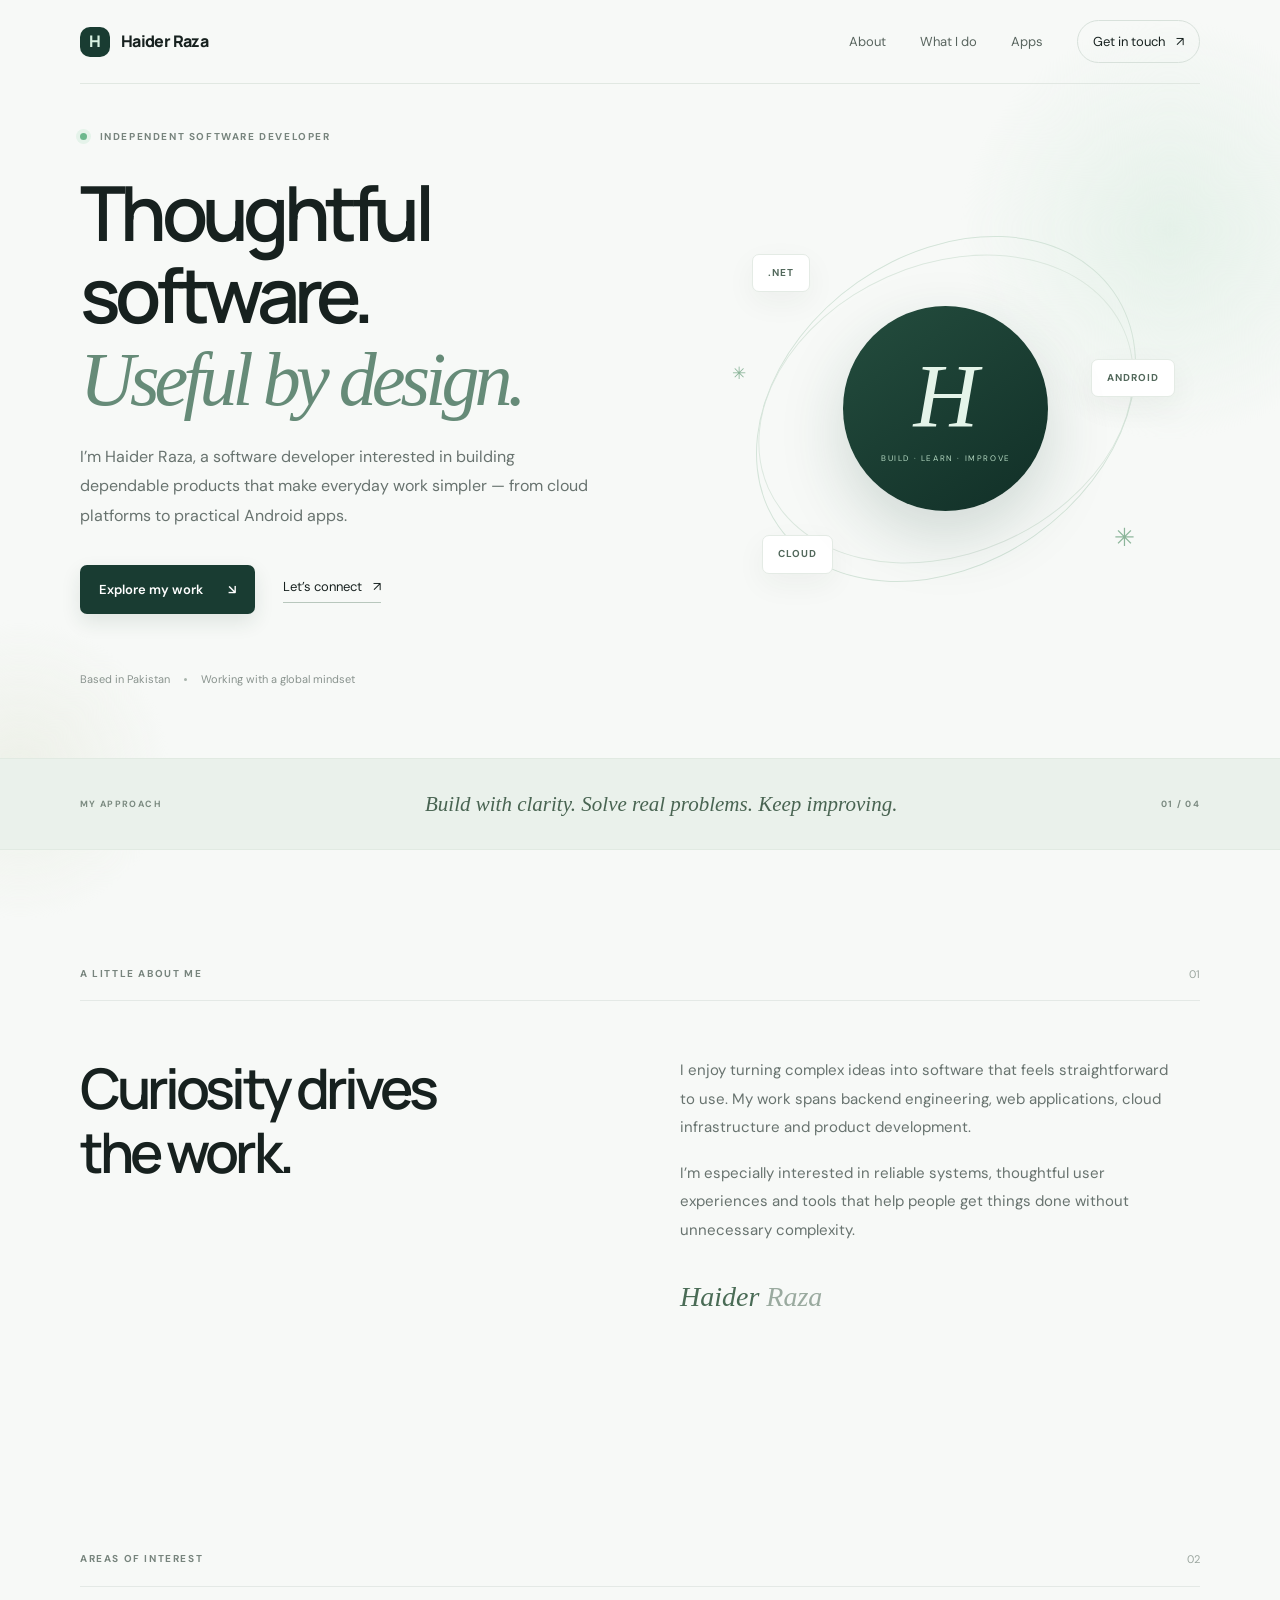
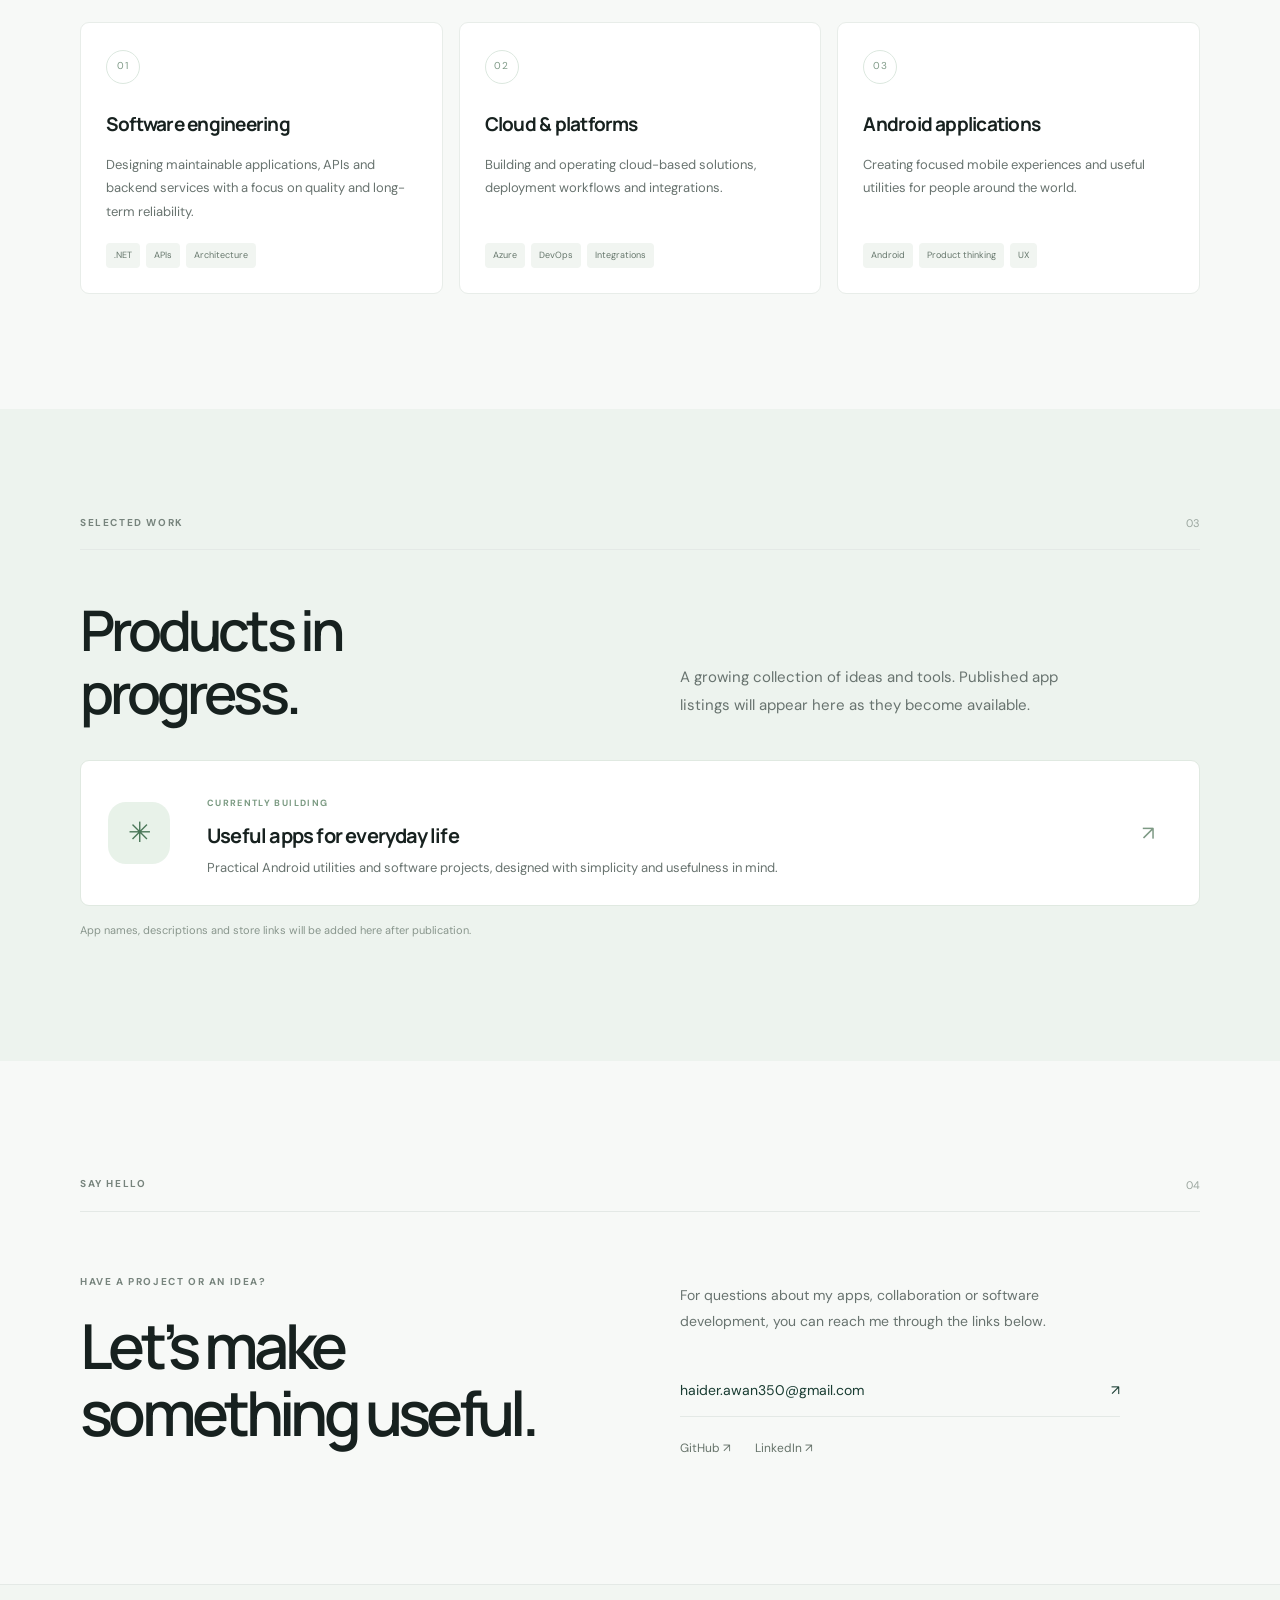
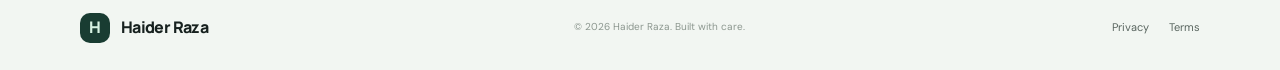
<file: index.html>
<!doctype html>
<html lang="en">
<head>
  <meta charset="utf-8">
  <meta name="viewport" content="width=device-width, initial-scale=1">
  <meta name="theme-color" content="#f7f8fa">
  <meta name="google-site-verification" content="tC7MIfx5zwAOyP7N-HN0rrFxRxvgEpSKr_hLeeoE3Us">
  <meta name="description" content="Haider Raza is an independent software developer building practical software, Android apps and cloud-powered products.">
  <meta property="og:title" content="Haider Raza — Independent Software Developer">
  <meta property="og:description" content="Building useful software for everyday problems.">
  <meta property="og:type" content="website">
  <title>Haider Raza — Independent Software Developer</title>
  <link rel="preconnect" href="https://fonts.googleapis.com">
  <link rel="preconnect" href="https://fonts.gstatic.com" crossorigin>
  <link href="https://fonts.googleapis.com/css2?family=DM+Sans:wght@400;500;600;700&family=Manrope:wght@400;500;600;700;800&display=swap" rel="stylesheet">
  <link rel="stylesheet" href="assets/style.css">
  <link rel="icon" href="assets/favicon.svg" type="image/svg+xml">
</head>
<body>
  <div class="ambient ambient-one"></div><div class="ambient ambient-two"></div>
  <header class="site-header">
    <a class="wordmark" href="#top" aria-label="Haider Raza home"><span class="mark">H</span><span>Haider Raza</span></a>
    <button class="menu-toggle" aria-label="Toggle navigation" aria-expanded="false"><span></span><span></span></button>
    <nav class="nav" aria-label="Main navigation">
      <a href="#about">About</a><a href="#focus">What I do</a><a href="#apps">Apps</a><a href="#contact" class="nav-cta">Get in touch <span>↗</span></a>
    </nav>
  </header>

  <main id="top">
    <section class="hero section-wrap">
      <div class="hero-copy">
        <div class="eyebrow"><span class="status-dot"></span> INDEPENDENT SOFTWARE DEVELOPER</div>
        <h1>Thoughtful software.<br><span>Useful by design.</span></h1>
        <p class="hero-lede">I’m Haider Raza, a software developer interested in building dependable products that make everyday work simpler — from cloud platforms to practical Android apps.</p>
        <div class="hero-actions">
          <a class="button button-dark" href="#apps">Explore my work <span>↘</span></a>
          <a class="text-link" href="#contact">Let’s connect <span>↗</span></a>
        </div>
        <div class="hero-meta"><span>Based in Pakistan</span><i></i><span>Working with a global mindset</span></div>
      </div>
      <div class="hero-art" aria-label="Abstract geometric illustration">
        <div class="art-orbit orbit-a"></div><div class="art-orbit orbit-b"></div>
        <div class="art-core"><div class="core-letter">H</div><div class="core-caption">BUILD · LEARN · IMPROVE</div></div>
        <div class="art-chip chip-one">.NET</div><div class="art-chip chip-two">ANDROID</div><div class="art-chip chip-three">CLOUD</div>
        <div class="art-cross cross-one">✳</div><div class="art-cross cross-two">✳</div>
      </div>
    </section>

    <section class="intro-strip">
      <div class="section-wrap strip-inner"><span class="strip-label">MY APPROACH</span><p>Build with clarity. Solve real problems. Keep improving.</p><span class="strip-index">01 / 04</span></div>
    </section>

    <section class="content-section section-wrap" id="about">
      <div class="section-heading"><span class="eyebrow">A LITTLE ABOUT ME</span><span class="section-number">01</span></div>
      <div class="about-grid">
        <h2>Curiosity drives<br>the work.</h2>
        <div class="about-copy">
          <p>I enjoy turning complex ideas into software that feels straightforward to use. My work spans backend engineering, web applications, cloud infrastructure and product development.</p>
          <p>I’m especially interested in reliable systems, thoughtful user experiences and tools that help people get things done without unnecessary complexity.</p>
          <div class="signature">Haider <span>Raza</span></div>
        </div>
      </div>
    </section>

    <section class="content-section section-wrap" id="focus">
      <div class="section-heading"><span class="eyebrow">AREAS OF INTEREST</span><span class="section-number">02</span></div>
      <div class="focus-grid">
        <article class="focus-card"><div class="card-icon">01</div><h3>Software engineering</h3><p>Designing maintainable applications, APIs and backend services with a focus on quality and long-term reliability.</p><span class="tag-row"><span>.NET</span><span>APIs</span><span>Architecture</span></span></article>
        <article class="focus-card"><div class="card-icon">02</div><h3>Cloud &amp; platforms</h3><p>Building and operating cloud-based solutions, deployment workflows and integrations.</p><span class="tag-row"><span>Azure</span><span>DevOps</span><span>Integrations</span></span></article>
        <article class="focus-card"><div class="card-icon">03</div><h3>Android applications</h3><p>Creating focused mobile experiences and useful utilities for people around the world.</p><span class="tag-row"><span>Android</span><span>Product thinking</span><span>UX</span></span></article>
      </div>
    </section>

    <section class="apps-section" id="apps">
      <div class="section-wrap">
        <div class="section-heading"><span class="eyebrow">SELECTED WORK</span><span class="section-number">03</span></div>
        <div class="apps-heading"><h2>Products in<br>progress.</h2><p>A growing collection of ideas and tools. Published app listings will appear here as they become available.</p></div>
        <div class="app-placeholder">
          <div class="app-symbol">✳</div><div><span class="app-status">CURRENTLY BUILDING</span><h3>Useful apps for everyday life</h3><p>Practical Android utilities and software projects, designed with simplicity and usefulness in mind.</p></div><span class="app-arrow">↗</span>
        </div>
        <p class="small-note">App names, descriptions and store links will be added here after publication.</p>
      </div>
    </section>

    <section class="content-section section-wrap" id="contact">
      <div class="section-heading"><span class="eyebrow">SAY HELLO</span><span class="section-number">04</span></div>
      <div class="contact-panel">
        <div><span class="eyebrow">HAVE A PROJECT OR AN IDEA?</span><h2>Let’s make<br>something useful.</h2></div>
        <div class="contact-side"><p>For questions about my apps, collaboration or software development, you can reach me through the links below.</p>
          <a class="contact-link" href="mailto:haider.awan350@gmail.com">haider.awan350@gmail.com <span>↗</span></a>
          <div class="social-links"><a href="https://github.com/haider45678" target="_blank" rel="noopener">GitHub ↗</a><a href="https://www.linkedin.com/in/haider45678/" target="_blank" rel="noopener">LinkedIn ↗</a></div>
        </div>
      </div>
    </section>
  </main>

  <footer class="footer"><div class="section-wrap footer-inner"><a class="wordmark" href="#top"><span class="mark">H</span><span>Haider Raza</span></a><span>© <span id="year"></span> Haider Raza. Built with care.</span><div class="footer-links"><a href="privacy-policy/">Privacy</a><a href="terms/">Terms</a></div></div></footer>
  <script src="assets/script.js"></script>
</body>
</html>
</file>
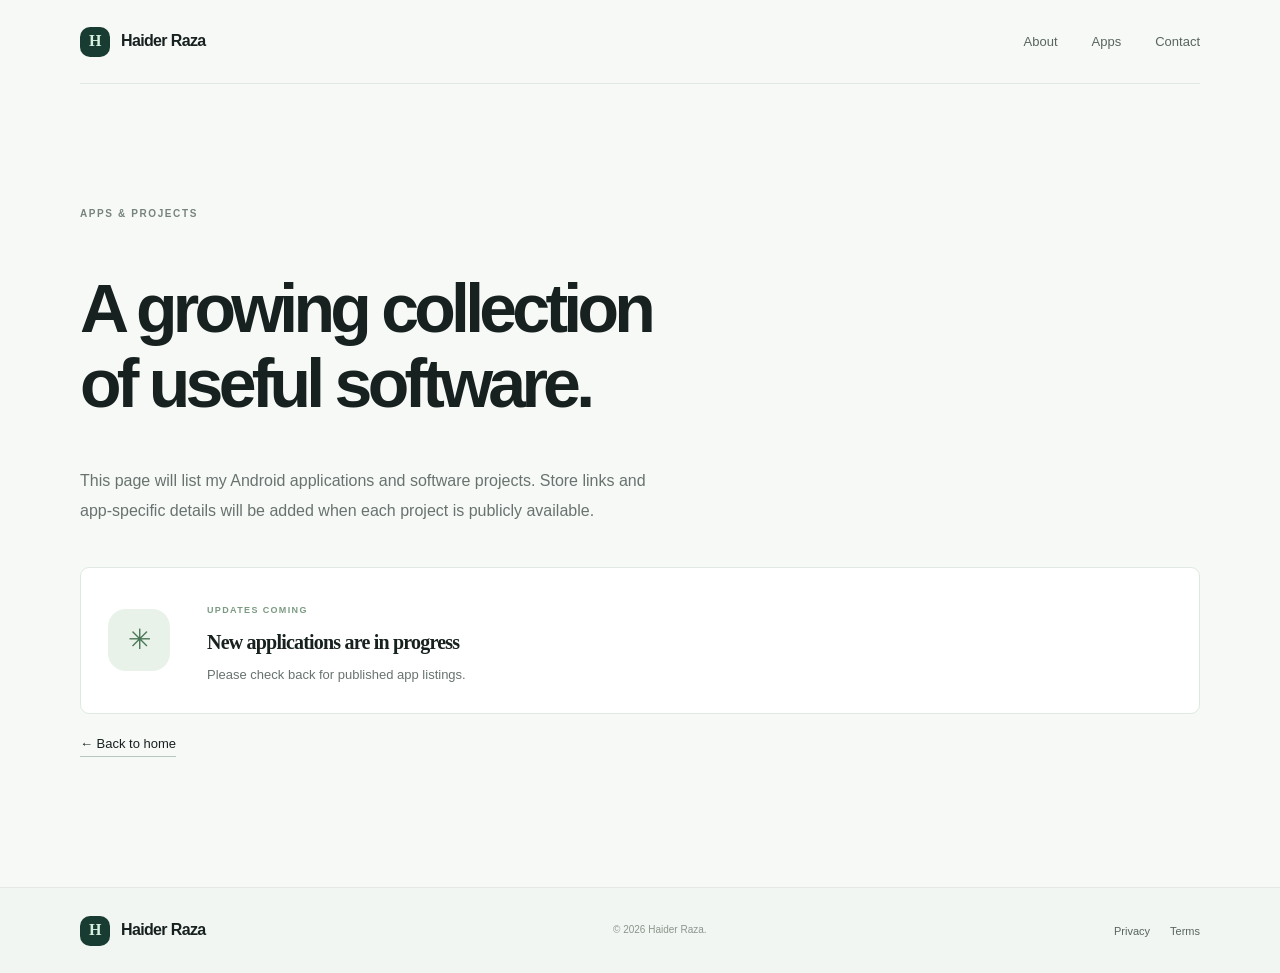
<file: apps/index.html>
<!doctype html><html lang="en"><head><meta charset="utf-8"><meta name="viewport" content="width=device-width,initial-scale=1"><meta name="description" content="Android applications and software projects by Haider Raza."><title>Apps & Projects — Haider Raza</title><link rel="stylesheet" href="../assets/style.css"></head><body><header class="site-header"><a class="wordmark" href="../"><span class="mark">H</span><span>Haider Raza</span></a><nav class="nav"><a href="../#about">About</a><a href="./">Apps</a><a href="../#contact">Contact</a></nav></header><main class="section-wrap content-section"><span class="eyebrow">APPS & PROJECTS</span><h1 style="font:600 clamp(42px,6vw,68px) Manrope,sans-serif;letter-spacing:-.07em;line-height:1.1">A growing collection<br>of useful software.</h1><p style="max-width:600px;color:#68736f;line-height:1.9">This page will list my Android applications and software projects. Store links and app-specific details will be added when each project is publicly available.</p><div class="app-placeholder" style="margin-top:40px"><div class="app-symbol">✳</div><div><span class="app-status">UPDATES COMING</span><h3>New applications are in progress</h3><p>Please check back for published app listings.</p></div></div><p><a class="text-link" href="../">← Back to home</a></p></main><footer class="footer"><div class="section-wrap footer-inner"><a class="wordmark" href="../"><span class="mark">H</span><span>Haider Raza</span></a><span>© <span id="year"></span> Haider Raza.</span><div class="footer-links"><a href="../privacy-policy/">Privacy</a><a href="../terms/">Terms</a></div></div></footer><script>document.getElementById('year').textContent=new Date().getFullYear()</script></body></html>
</file>
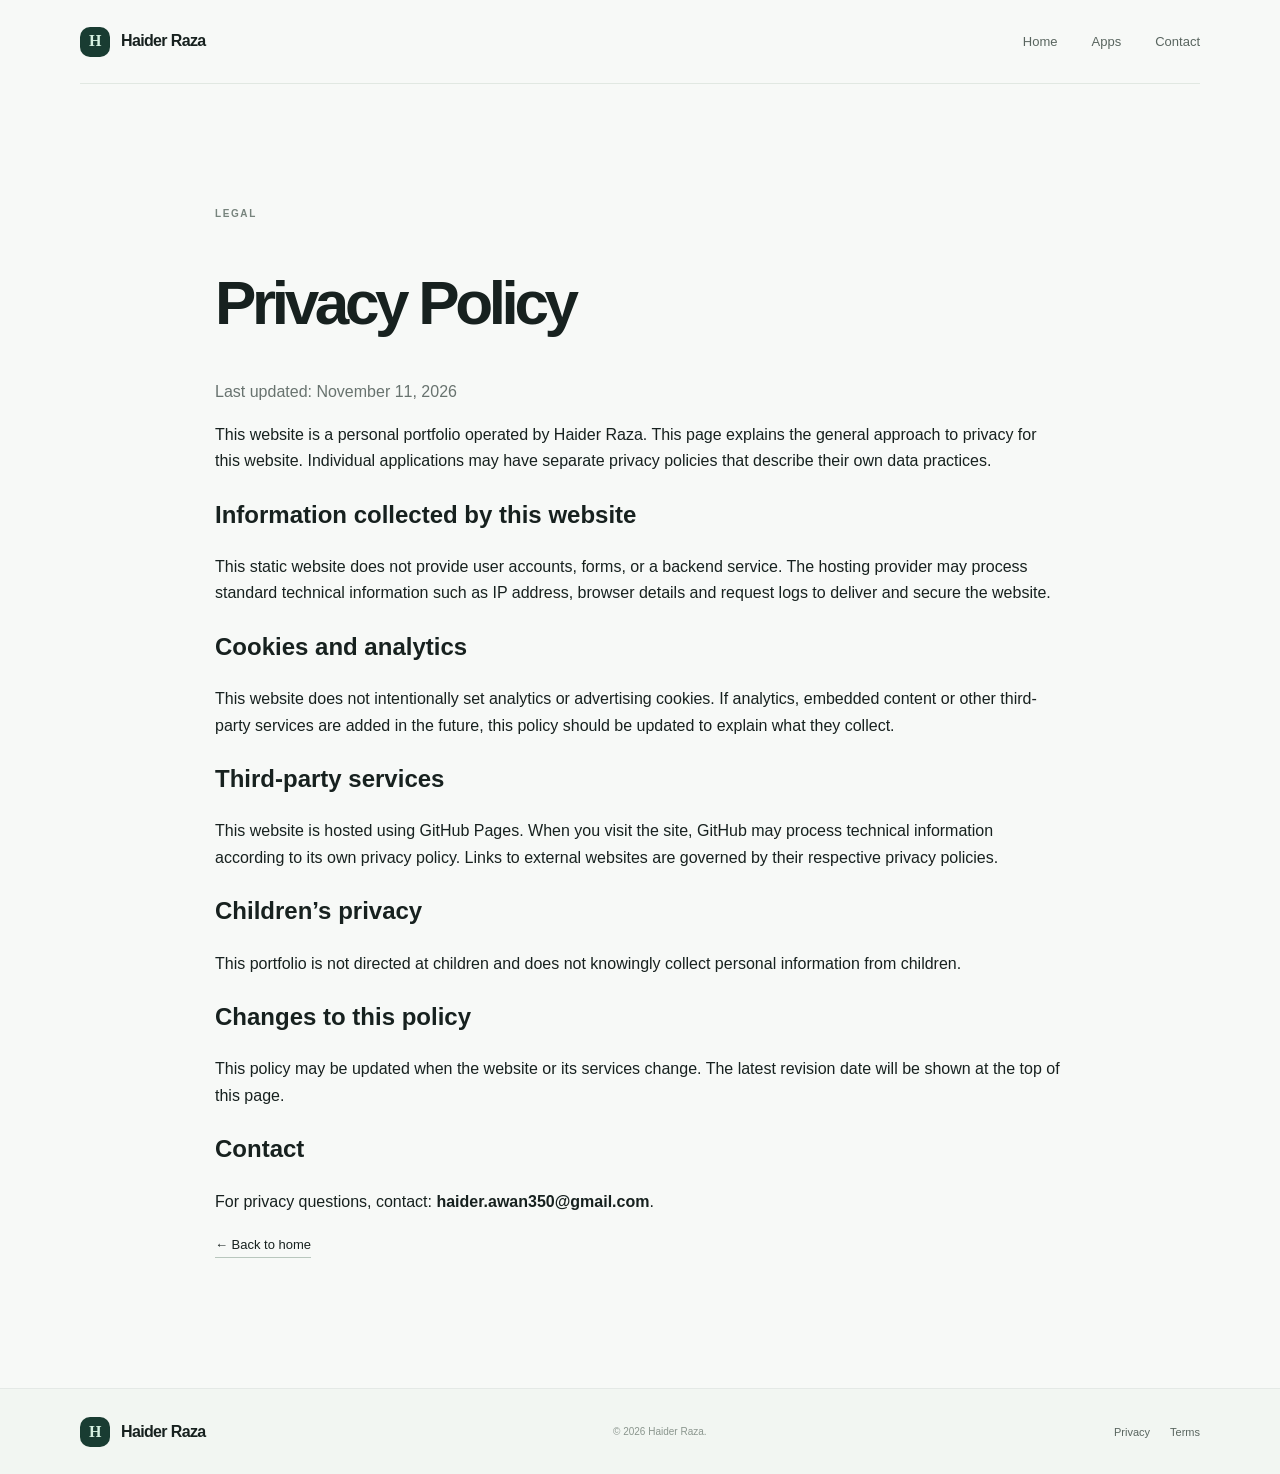
<file: privacy-policy/index.html>
<!doctype html><html lang="en"><head><meta charset="utf-8"><meta name="viewport" content="width=device-width,initial-scale=1"><meta name="robots" content="index,follow"><title>Privacy Policy — Haider Raza</title><link rel="stylesheet" href="../assets/style.css"></head><body><header class="site-header"><a class="wordmark" href="../"><span class="mark">H</span><span>Haider Raza</span></a><nav class="nav"><a href="../">Home</a><a href="../apps/">Apps</a><a href="../#contact">Contact</a></nav></header><main class="section-wrap content-section" style="max-width:850px"><span class="eyebrow">LEGAL</span><h1 style="font:600 clamp(40px,6vw,62px) Manrope,sans-serif;letter-spacing:-.07em">Privacy Policy</h1><p style="color:#68736f">Last updated: November 11, 2026</p><p>This website is a personal portfolio operated by Haider Raza. This page explains the general approach to privacy for this website. Individual applications may have separate privacy policies that describe their own data practices.</p><h2>Information collected by this website</h2><p>This static website does not provide user accounts, forms, or a backend service. The hosting provider may process standard technical information such as IP address, browser details and request logs to deliver and secure the website.</p><h2>Cookies and analytics</h2><p>This website does not intentionally set analytics or advertising cookies. If analytics, embedded content or other third-party services are added in the future, this policy should be updated to explain what they collect.</p><h2>Third-party services</h2><p>This website is hosted using GitHub Pages. When you visit the site, GitHub may process technical information according to its own privacy policy. Links to external websites are governed by their respective privacy policies.</p><h2>Children’s privacy</h2><p>This portfolio is not directed at children and does not knowingly collect personal information from children.</p><h2>Changes to this policy</h2><p>This policy may be updated when the website or its services change. The latest revision date will be shown at the top of this page.</p><h2>Contact</h2><p>For privacy questions, contact: <strong>haider.awan350@gmail.com</strong>.</p><p><a class="text-link" href="../">← Back to home</a></p></main><footer class="footer"><div class="section-wrap footer-inner"><a class="wordmark" href="../"><span class="mark">H</span><span>Haider Raza</span></a><span>© <span id="year"></span> Haider Raza.</span><div class="footer-links"><a href="./">Privacy</a><a href="../terms/">Terms</a></div></div></footer><script>document.getElementById('year').textContent=new Date().getFullYear()</script></body></html>
</file>
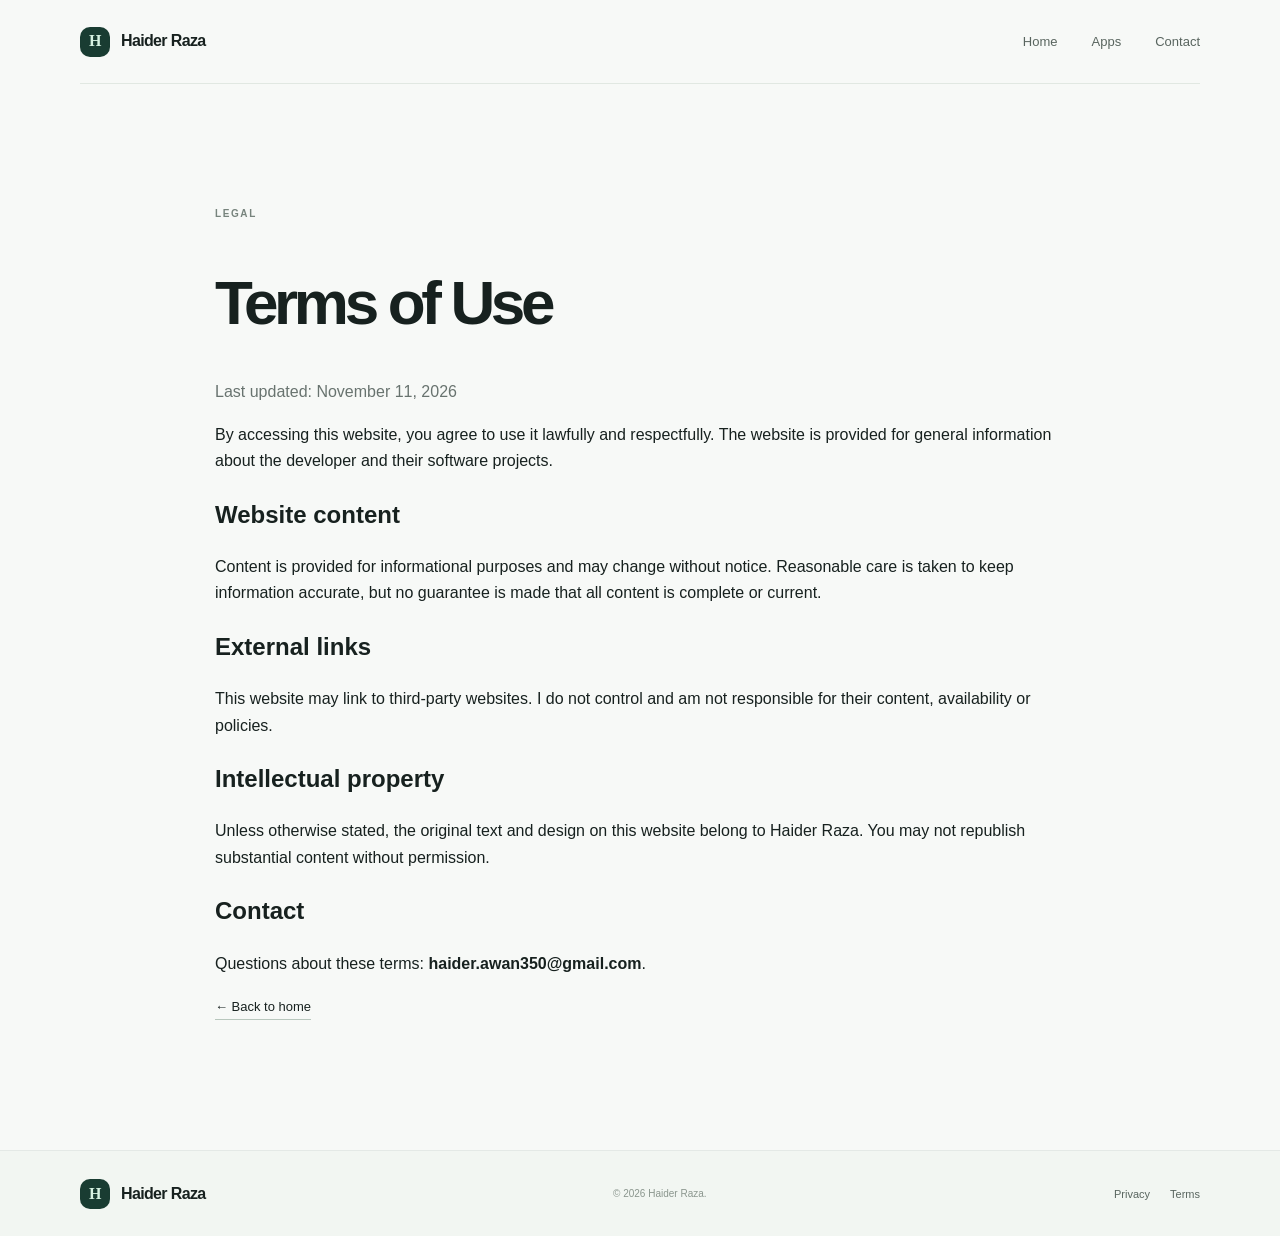
<file: terms/index.html>
<!doctype html><html lang="en"><head><meta charset="utf-8"><meta name="viewport" content="width=device-width,initial-scale=1"><title>Terms of Use — Haider Raza</title><link rel="stylesheet" href="../assets/style.css"></head><body><header class="site-header"><a class="wordmark" href="../"><span class="mark">H</span><span>Haider Raza</span></a><nav class="nav"><a href="../">Home</a><a href="../apps/">Apps</a><a href="../#contact">Contact</a></nav></header><main class="section-wrap content-section" style="max-width:850px"><span class="eyebrow">LEGAL</span><h1 style="font:600 clamp(40px,6vw,62px) Manrope,sans-serif;letter-spacing:-.07em">Terms of Use</h1><p style="color:#68736f">Last updated: November 11, 2026</p><p>By accessing this website, you agree to use it lawfully and respectfully. The website is provided for general information about the developer and their software projects.</p><h2>Website content</h2><p>Content is provided for informational purposes and may change without notice. Reasonable care is taken to keep information accurate, but no guarantee is made that all content is complete or current.</p><h2>External links</h2><p>This website may link to third-party websites. I do not control and am not responsible for their content, availability or policies.</p><h2>Intellectual property</h2><p>Unless otherwise stated, the original text and design on this website belong to Haider Raza. You may not republish substantial content without permission.</p><h2>Contact</h2><p>Questions about these terms: <strong>haider.awan350@gmail.com</strong>.</p><p><a class="text-link" href="../">← Back to home</a></p></main><footer class="footer"><div class="section-wrap footer-inner"><a class="wordmark" href="../"><span class="mark">H</span><span>Haider Raza</span></a><span>© <span id="year"></span> Haider Raza.</span><div class="footer-links"><a href="../privacy-policy/">Privacy</a><a href="./">Terms</a></div></div></footer><script>document.getElementById('year').textContent=new Date().getFullYear()</script></body></html>
</file>
<file: assets/style.css>
:root{--ink:#17211f;--muted:#68736f;--line:#e4e9e6;--paper:#f7f9f7;--white:#fff;--green:#b9e4ce;--deep:#193c32;--serif:Georgia,"Times New Roman",serif}*{box-sizing:border-box}html{scroll-behavior:smooth;scroll-padding-top:90px}body{margin:0;background:var(--paper);color:var(--ink);font-family:"DM Sans",sans-serif;line-height:1.65;overflow-x:hidden}.ambient{position:absolute;border-radius:50%;filter:blur(2px);pointer-events:none;z-index:-1}.ambient-one{width:420px;height:420px;background:radial-gradient(circle,#e5f1e9 0,transparent 70%);top:20px;right:-100px}.ambient-two{width:300px;height:300px;background:radial-gradient(circle,#edf0e8 0,transparent 70%);top:620px;left:-130px}.section-wrap{width:min(1120px,calc(100% - 48px));margin:auto}.site-header{height:84px;display:flex;align-items:center;justify-content:space-between;width:min(1120px,calc(100% - 48px));margin:auto;border-bottom:1px solid rgba(220,228,222,.8);position:relative;z-index:5}.wordmark{display:inline-flex;align-items:center;gap:11px;text-decoration:none;color:var(--ink);font-family:Manrope,sans-serif;font-weight:800;letter-spacing:-.04em}.mark{width:30px;height:30px;border-radius:10px;background:var(--deep);color:#d7f2e2;display:grid;place-items:center;font-family:Manrope;font-size:16px}.nav{display:flex;align-items:center;gap:34px}.nav a,.footer-links a{font-size:13px;color:#59655f;text-decoration:none}.nav a:hover,.footer-links a:hover,.social-links a:hover{color:var(--deep)}.nav .nav-cta{padding:10px 15px;border:1px solid #d8e1db;border-radius:99px;color:var(--ink)}.nav-cta span{margin-left:8px}.menu-toggle{display:none;background:none;border:0}.hero{min-height:630px;display:grid;grid-template-columns:1.05fr .95fr;align-items:center;gap:50px;padding-top:45px;padding-bottom:70px}.eyebrow{font-size:10px;letter-spacing:.16em;font-weight:700;color:#77847d}.status-dot{display:inline-block;width:7px;height:7px;border-radius:50%;background:#6db88d;margin-right:9px;box-shadow:0 0 0 4px #e5f3ea}.hero h1,.apps-heading h2,.contact-panel h2{font-family:Manrope,sans-serif;font-size:clamp(48px,6vw,76px);line-height:1.08;letter-spacing:-.075em;margin:25px 0 22px;font-weight:600}.hero h1 span{font-family:var(--serif);font-weight:400;font-style:italic;color:#668b78;letter-spacing:-.065em}.hero-lede{max-width:510px;color:var(--muted);font-size:16px;line-height:1.85}.hero-actions{display:flex;align-items:center;gap:28px;margin-top:34px}.button{display:inline-flex;align-items:center;gap:25px;text-decoration:none;padding:14px 19px;border-radius:7px;font-size:13px;font-weight:600}.button-dark{background:var(--deep);color:white;box-shadow:0 8px 20px #193c321c}.button-dark:hover{background:#285647;transform:translateY(-2px)}.text-link{font-size:13px;color:var(--ink);text-decoration:none;border-bottom:1px solid #b8c7bd;padding-bottom:5px}.text-link span{margin-left:8px}.hero-meta{display:flex;gap:14px;align-items:center;margin-top:56px;color:#89938e;font-size:11px}.hero-meta i{width:3px;height:3px;border-radius:50%;background:#a8b4ac}.hero-art{height:440px;position:relative;display:grid;place-items:center}.art-orbit{position:absolute;border:1px solid #dce8df;border-radius:50%;transform:rotate(-24deg)}.orbit-a{width:390px;height:290px}.orbit-b{width:310px;height:410px;transform:rotate(55deg);border-color:#d4e4d9}.art-core{width:205px;height:205px;border-radius:50%;background:linear-gradient(145deg,#244d3e,#112f27);display:flex;flex-direction:column;align-items:center;justify-content:center;color:#e4f4e9;box-shadow:0 25px 65px #1b48352e;z-index:1}.core-letter{font-family:var(--serif);font-size:90px;line-height:1;font-style:italic}.core-caption{font-size:8px;letter-spacing:.2em;margin-top:10px;color:#b5d9c2}.art-chip{position:absolute;background:#fff;border:1px solid #e4ebe5;padding:10px 15px;border-radius:7px;box-shadow:0 10px 30px #233d2e0d;font-size:10px;font-weight:700;letter-spacing:.1em;color:#52685b}.chip-one{top:65px;left:60px}.chip-two{right:25px;top:170px}.chip-three{bottom:55px;left:70px}.art-cross{position:absolute;color:#8cb59a;font-size:25px}.cross-one{right:65px;bottom:70px}.cross-two{left:40px;top:170px;font-size:17px}.intro-strip{background:#eaf1eb;border-top:1px solid #e1eae2;border-bottom:1px solid #e1eae2}.strip-inner{height:90px;display:flex;align-items:center;justify-content:space-between}.strip-label,.strip-index{font-size:9px;letter-spacing:.15em;font-weight:700;color:#7b8a80}.strip-inner p{font-family:var(--serif);font-style:italic;font-size:21px;color:#496452;margin:0}.content-section{padding-top:115px;padding-bottom:115px}.section-heading{display:flex;justify-content:space-between;align-items:center;border-bottom:1px solid var(--line);padding-bottom:17px}.section-number{font-size:11px;color:#9ba69f;font-variant-numeric:tabular-nums}.about-grid{display:grid;grid-template-columns:1fr 1fr;gap:80px;padding-top:55px}.about-grid h2,.apps-heading h2{font-family:Manrope,sans-serif;font-size:clamp(38px,4.5vw,56px);line-height:1.13;letter-spacing:-.07em;font-weight:600;margin:0}.about-copy{max-width:500px}.about-copy p,.apps-heading p{color:var(--muted);font-size:15px;line-height:1.9;margin:0 0 17px}.signature{font-family:var(--serif);font-style:italic;font-size:28px;margin-top:30px;color:#496b55}.signature span{color:#9aaa9f}.focus-grid{display:grid;grid-template-columns:repeat(3,1fr);gap:16px;margin-top:35px}.focus-card{background:#fff;border:1px solid #e8ede9;border-radius:9px;padding:27px 25px 25px;min-height:270px;transition:.2s}.focus-card:hover{transform:translateY(-4px);box-shadow:0 18px 40px #1c44300c}.card-icon{font-size:10px;color:#7f9a87;letter-spacing:.1em;border:1px solid #dce8df;width:34px;height:34px;border-radius:50%;display:grid;place-items:center}.focus-card h3{font-family:Manrope,sans-serif;font-size:19px;letter-spacing:-.04em;margin:25px 0 9px}.focus-card p{font-size:13px;color:var(--muted);line-height:1.8;min-height:70px}.tag-row{display:flex;flex-wrap:wrap;gap:6px;margin-top:20px}.tag-row span{font-size:9px;color:#66776c;background:#f1f5f1;border-radius:4px;padding:5px 8px}.apps-section{background:#edf3ee;padding:105px 0 110px}.apps-heading{display:grid;grid-template-columns:1fr 1fr;gap:80px;align-items:end;padding:48px 0 35px}.apps-heading p{max-width:390px;margin-bottom:5px}.app-placeholder{display:grid;grid-template-columns:75px 1fr 30px;align-items:center;gap:24px;padding:27px;background:#fff;border:1px solid #e0e9e1;border-radius:9px}.app-symbol{width:62px;height:62px;border-radius:18px;background:#e8f2e9;color:#497657;display:grid;place-items:center;font-size:28px}.app-status{font-size:9px;letter-spacing:.15em;color:#7b9a82;font-weight:700}.app-placeholder h3{font-family:Manrope;font-size:20px;letter-spacing:-.04em;margin:5px 0}.app-placeholder p{font-size:13px;color:var(--muted);margin:0}.app-arrow{font-size:20px;color:#7d9984}.small-note{font-size:11px;color:#89968d;margin-top:15px}.contact-panel{display:grid;grid-template-columns:1fr 1fr;gap:80px;padding:55px 0 0}.contact-panel h2{font-size:clamp(43px,5vw,62px);margin-top:20px}.contact-side{padding-top:15px;max-width:440px}.contact-side p{font-size:14px;color:var(--muted);line-height:1.9;margin:0 0 30px}.contact-link{display:flex;justify-content:space-between;padding:14px 0;border-bottom:1px solid var(--line);color:var(--deep);font-size:14px;text-decoration:none}.social-links{display:flex;gap:24px;margin-top:22px}.social-links a{font-size:12px;color:#66736a;text-decoration:none}.footer{border-top:1px solid var(--line);background:#f2f6f2}.footer-inner{min-height:85px;display:flex;align-items:center;justify-content:space-between}.footer-inner>span{font-size:10px;color:#8b968e}.footer-links{display:flex;gap:20px}.footer-links a{font-size:11px}.menu-toggle span{display:block;width:22px;height:1px;background:var(--ink);margin:6px}
@media(max-width:760px){.section-wrap,.site-header{width:min(100% - 36px,560px)}.site-header{height:72px}.menu-toggle{display:block}.nav{display:none;position:absolute;top:71px;left:0;right:0;background:#fbfcfb;border:1px solid var(--line);border-radius:10px;padding:18px;flex-direction:column;align-items:stretch;gap:18px;box-shadow:0 15px 30px #183d2c10}.nav.open{display:flex}.nav .nav-cta{width:max-content}.hero{grid-template-columns:1fr;gap:10px;padding-top:80px;padding-bottom:50px;min-height:unset}.hero h1{font-size:52px}.hero-lede{font-size:14px}.hero-meta{margin-top:35px;flex-wrap:wrap}.hero-art{height:330px;max-width:450px;width:100%;margin:auto}.art-core{width:165px;height:165px}.core-letter{font-size:70px}.orbit-a{width:300px;height:225px}.orbit-b{width:245px;height:320px}.chip-one{left:15px;top:40px}.chip-two{right:0;top:130px}.chip-three{left:25px;bottom:25px}.strip-inner{height:auto;min-height:90px;gap:10px;flex-wrap:wrap;padding-top:20px;padding-bottom:20px}.strip-inner p{font-size:17px;flex-basis:100%;order:3}.strip-index{margin-left:auto}.content-section{padding-top:78px;padding-bottom:78px}.about-grid,.apps-heading,.contact-panel{grid-template-columns:1fr;gap:25px;padding-top:35px}.about-grid h2,.apps-heading h2{font-size:44px}.focus-grid{grid-template-columns:1fr}.focus-card{min-height:unset}.focus-card p{min-height:unset}.apps-section{padding:78px 0}.apps-heading{padding-bottom:25px}.app-placeholder{grid-template-columns:52px 1fr;gap:15px;padding:18px}.app-symbol{width:50px;height:50px;border-radius:14px}.app-placeholder h3{font-size:17px}.app-arrow{display:none}.contact-panel h2{font-size:48px}.footer-inner{padding-top:22px;padding-bottom:22px;gap:14px;flex-wrap:wrap}.footer-inner>span{order:3;flex-basis:100%}}
@media(prefers-reduced-motion:reduce){html{scroll-behavior:auto}*,*:before,*:after{transition:none!important}}
</file>
